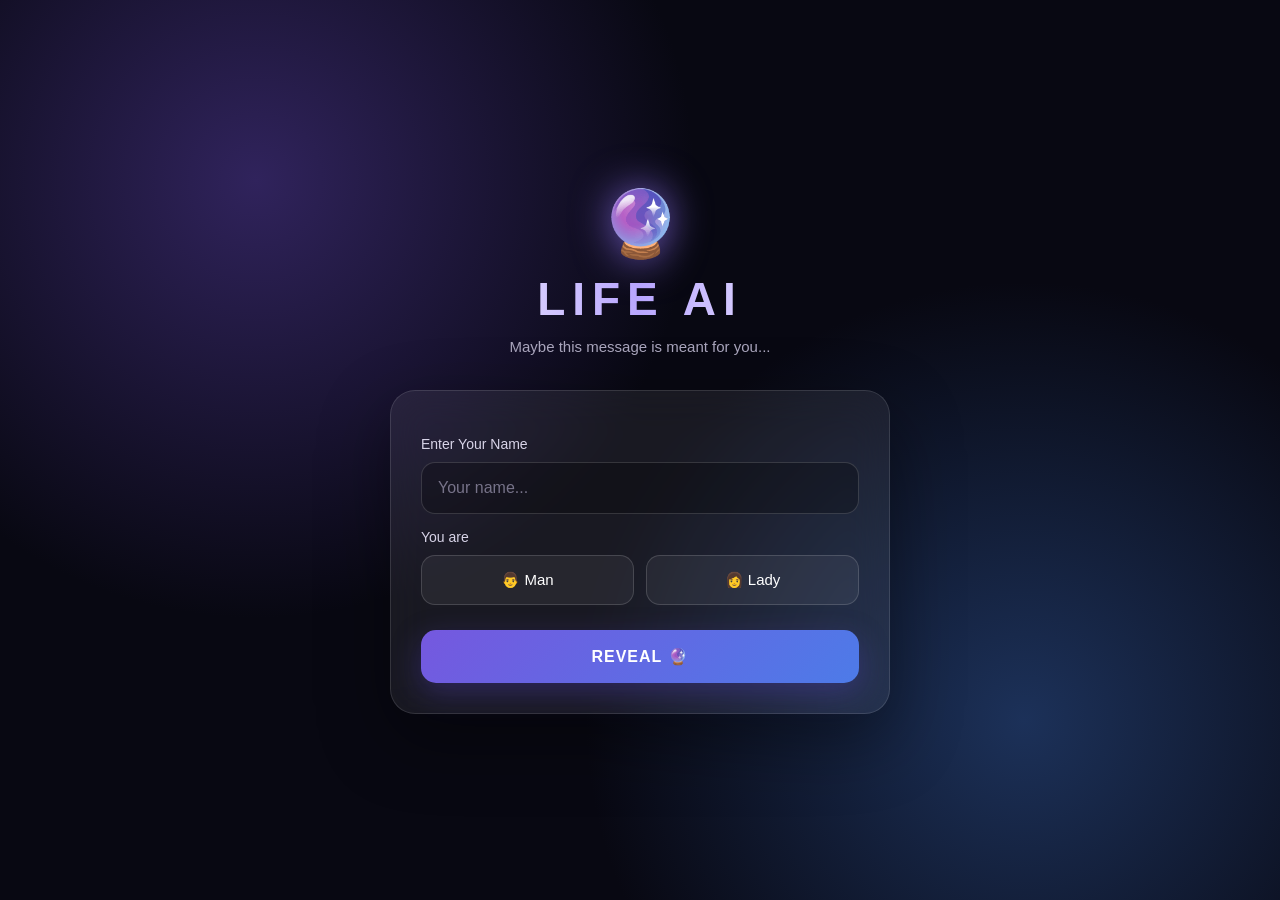
<file: index.html>
<!DOCTYPE html>
<html lang="en">

<head>
    <meta charset="UTF-8">
    <meta name="viewport" content="width=device-width, initial-scale=1.0">

    <title>Life AI</title>

    <link rel="stylesheet" href="style.css">
</head>

<body>

    <main class="app">

        <!-- =========================
             WELCOME SCREEN
        ========================== -->

        <section class="welcome-screen">

            <div class="logo">
                🔮
            </div>

            <h1>LIFE AI</h1>

            <p class="tagline">
                Maybe this message is meant for you...
            </p>

            <div class="form-card">

                <label for="name">
                    Enter Your Name
                </label>

                <input
                    type="text"
                    id="name"
                    placeholder="Your name..."
                    autocomplete="off"
                >

                <label>
                    You are
                </label>

                <div class="gender-options">

                    <button
                        type="button"
                        class="gender-btn"
                        data-gender="man"
                    >
                        👨 Man
                    </button>

                    <button
                        type="button"
                        class="gender-btn"
                        data-gender="lady"
                    >
                        👩 Lady
                    </button>

                </div>

                <button
                    type="button"
                    id="revealBtn"
                    class="reveal-btn"
                >
                    REVEAL 🔮
                </button>

            </div>

        </section>


        <!-- =========================
             MESSAGE SCREEN
        ========================== -->

        <section
            class="message-screen hidden"
            id="messageScreen"
        >

            <div class="letter">

                <div class="letter-top">
                    💌
                </div>

                <p
                    class="dear"
                    id="dearText"
                >
                    Dear...
                </p>

                <!-- MESSAGE -->
                <div
                    class="message"
                    id="messageText"
                ></div>


                <!-- =========================
                     OPTIONAL MEDIA
                     Video / Image / Audio
                ========================== -->

                <div
                    id="mediaContainer"
                    class="media-container"
                ></div>


                <!-- SIGNATURE -->

                <p class="signature">
                    — LIFE AI 🔮
                </p>

            </div>


            <!-- TRY AGAIN -->

            <button
                type="button"
                id="againBtn"
                class="again-btn"
            >
                🔄 Try Again
            </button>

        </section>

    </main>


    <!-- JAVASCRIPT -->

    <script src="script.js?v=5"></script>

</body>

</html>
</file>
<file: style.css>
* {
    margin: 0;
    padding: 0;
    box-sizing: border-box;
}

body {
    min-height: 100vh;
    font-family: Arial, sans-serif;

    background:
        radial-gradient(circle at 20% 20%, #30235c 0%, transparent 35%),
        radial-gradient(circle at 80% 80%, #1c3159 0%, transparent 35%),
        #080812;

    color: white;

    display: flex;
    justify-content: center;
    align-items: center;

    padding: 20px;

    overflow-x: hidden;
}

.app {
    width: 100%;
    max-width: 500px;
}


/* =========================
   WELCOME SCREEN
========================= */

.welcome-screen {
    text-align: center;

    animation: fadeIn 1s ease;
}

.logo {
    font-size: 65px;

    filter: drop-shadow(0 0 20px rgba(150, 120, 255, 0.7));

    animation: float 3s ease-in-out infinite;
}

h1 {
    margin-top: 10px;

    font-size: 46px;

    letter-spacing: 7px;

    background: linear-gradient(
        90deg,
        #ffffff,
        #b9a7ff,
        #ffffff
    );

    -webkit-background-clip: text;
    -webkit-text-fill-color: transparent;
}

.tagline {
    margin-top: 12px;

    color: #aaa6bd;

    font-size: 15px;
}


/* =========================
   FORM CARD
========================= */

.form-card {
    margin-top: 35px;

    padding: 30px;

    background: rgba(255, 255, 255, 0.07);

    border: 1px solid rgba(255, 255, 255, 0.12);

    border-radius: 25px;

    backdrop-filter: blur(20px);

    box-shadow:
        0 25px 70px rgba(0, 0, 0, 0.4);
}

label {
    display: block;

    text-align: left;

    margin-top: 15px;
    margin-bottom: 10px;

    font-size: 14px;

    color: #d8d4e8;
}

input {
    width: 100%;

    padding: 16px;

    border-radius: 14px;

    border: 1px solid rgba(255, 255, 255, 0.15);

    background: rgba(0, 0, 0, 0.25);

    color: white;

    font-size: 16px;

    outline: none;

    transition: 0.3s;
}

input:focus {
    border-color: #9b82ff;

    box-shadow:
        0 0 20px rgba(130, 100, 255, 0.2);
}

input::placeholder {
    color: #777389;
}


/* =========================
   GENDER
========================= */

.gender-options {
    display: flex;

    gap: 12px;
}

.gender-btn {
    flex: 1;

    padding: 15px;

    border-radius: 14px;

    border: 1px solid rgba(255, 255, 255, 0.15);

    background: rgba(255, 255, 255, 0.06);

    color: white;

    font-size: 15px;

    cursor: pointer;

    transition: 0.25s;
}

.gender-btn:hover {
    transform: translateY(-2px);

    background: rgba(255, 255, 255, 0.12);
}

.gender-btn.selected {
    background: #7358d9;

    border-color: #a993ff;

    box-shadow:
        0 0 25px rgba(115, 88, 217, 0.35);
}


/* =========================
   REVEAL BUTTON
========================= */

.reveal-btn {
    width: 100%;

    margin-top: 25px;

    padding: 17px;

    border: none;

    border-radius: 15px;

    background: linear-gradient(
        135deg,
        #7558df,
        #4d7be8
    );

    color: white;

    font-size: 16px;

    font-weight: bold;

    letter-spacing: 1px;

    cursor: pointer;

    box-shadow:
        0 10px 30px rgba(90, 70, 200, 0.35);

    transition: 0.25s;
}

.reveal-btn:hover {
    transform: translateY(-3px);

    box-shadow:
        0 15px 35px rgba(90, 70, 200, 0.5);
}

.reveal-btn:active {
    transform: scale(0.98);
}


/* =========================
   MESSAGE SCREEN
========================= */

.message-screen {
    text-align: center;

    animation: fadeIn 0.7s ease;
}

.hidden {
    display: none;
}


/* =========================
   LETTER
========================= */

.letter {
    position: relative;

    background:
        linear-gradient(
            135deg,
            #fffdf4,
            #f4ecd6
        );

    color: #29251e;

    padding: 38px 30px;

    min-height: 450px;

    border-radius: 5px;

    box-shadow:
        0 30px 80px rgba(0, 0, 0, 0.5);

    text-align: left;

    transform-origin: top center;

    animation: letterOpen 1s ease;
}


/* Paper texture effect */

.letter::before {
    content: "";

    position: absolute;

    inset: 0;

    pointer-events: none;

    background:
        repeating-linear-gradient(
            0deg,
            transparent,
            transparent 28px,
            rgba(100, 80, 50, 0.04) 29px
        );
}


/* Letter icon */

.letter-top {
    text-align: center;

    font-size: 45px;

    margin-bottom: 25px;
}

.dear {
    font-family: Georgia, serif;

    font-size: 21px;

    margin-bottom: 25px;
}

.message {
    font-family: Georgia, serif;

    font-size: 18px;

    line-height: 1.8;

    min-height: 180px;
}

.signature {
    font-family: Georgia, serif;

    text-align: right;

    font-style: italic;

    margin-top: 30px;
}


/* =========================
   AGAIN BUTTON
========================= */

.again-btn {
    margin-top: 25px;

    padding: 13px 25px;

    border-radius: 12px;

    border: 1px solid rgba(255, 255, 255, 0.15);

    background: rgba(255, 255, 255, 0.08);

    color: white;

    cursor: pointer;

    transition: 0.2s;
}

.again-btn:hover {
    background: rgba(255, 255, 255, 0.15);
}


/* =========================
   ANIMATIONS
========================= */

@keyframes fadeIn {

    from {
        opacity: 0;
        transform: translateY(15px);
    }

    to {
        opacity: 1;
        transform: translateY(0);
    }

}

@keyframes float {

    0%,
    100% {
        transform: translateY(0);
    }

    50% {
        transform: translateY(-8px);
    }

}

@keyframes letterOpen {

    from {
        opacity: 0;

        transform:
            perspective(800px)
            rotateX(-20deg)
            translateY(-20px);
    }

    to {
        opacity: 1;

        transform:
            perspective(800px)
            rotateX(0)
            translateY(0);
    }

}


/* =========================
   MOBILE
========================= */

@media (max-width: 480px) {

    body {
        padding: 15px;
    }

    h1 {
        font-size: 38px;
    }

    .form-card {
        padding: 22px;
    }

    .letter {
        padding: 30px 22px;
    }

    .message {
        font-size: 17px;
    }

}
/* =========================
   RESULT SECTIONS
========================= */

.result-section {
    margin-bottom: 28px;
}

.section-title {
    font-family: Arial, sans-serif;

    font-weight: bold;

    font-size: 14px;

    letter-spacing: 1px;

    margin-bottom: 10px;

    color: #5b4b32;
}

.result-section p {
    white-space: pre-line;

    font-family: Georgia, serif;

    font-size: 17px;

    line-height: 1.8;

    color: #29251e;
}

.funny-section {
    padding: 18px;

    border-radius: 12px;

    background: rgba(255, 220, 120, 0.2);
}
/* =========================
   OPTIONAL MEDIA
   VIDEO / IMAGE / AUDIO
========================= */

.media-container {
    width: 100%;

    margin-top: 25px;

    display: flex;

    justify-content: center;

    align-items: center;

    overflow: hidden;
}


/* VIDEO & IMAGE */

.media-container video,
.media-container img {
    display: block;

    width: min(100%, 360px);

    max-height: 520px;

    border-radius: 18px;

    object-fit: cover;

    box-shadow:
        0 15px 40px rgba(0, 0, 0, 0.25);

    border: 1px solid rgba(0, 0, 0, 0.08);
}


/* VIDEO */

.media-container video {
    background: #000;

    outline: none;
}


/* AUDIO */

.media-container audio {
    width: min(100%, 360px);

    margin-top: 5px;
}


/* MOBILE */

@media (max-width: 480px) {

    .media-container video,
    .media-container img {
        width: 100%;

        max-height: 500px;

        border-radius: 15px;
    }

    .media-container audio {
        width: 100%;
    }

}
</file>
